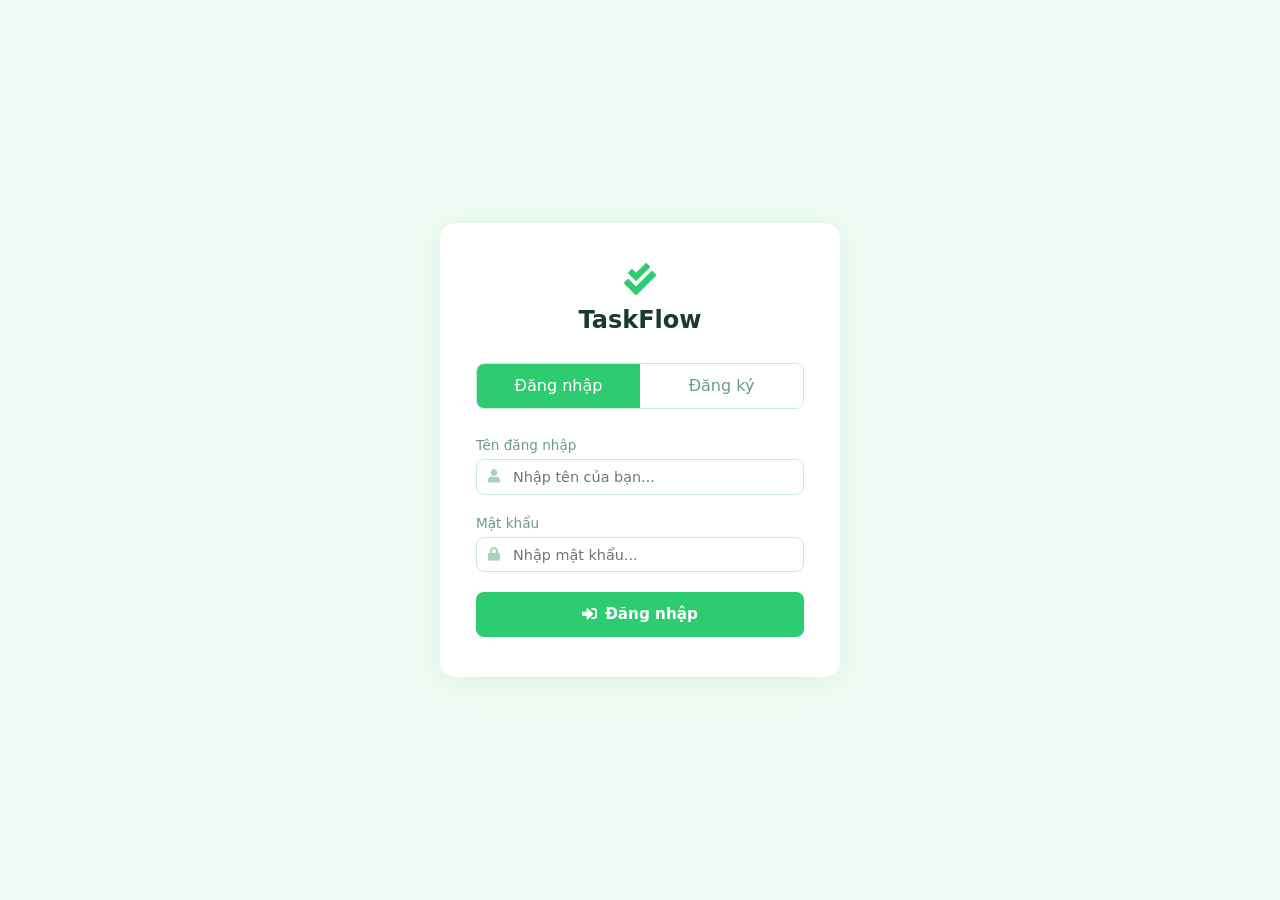
<file: backend/public/frontend/auth.html>
<!DOCTYPE html>
<html lang="vi">
<head>
  <meta charset="UTF-8" />
  <meta name="viewport" content="width=device-width, initial-scale=1.0" />
  <title>TaskFlow - Đăng nhập</title>
  <link rel="stylesheet" href="https://cdn.jsdelivr.net/npm/bootstrap@4.5.3/dist/css/bootstrap.min.css" />
  <link rel="stylesheet" href="https://cdnjs.cloudflare.com/ajax/libs/font-awesome/5.15.4/css/all.min.css" />
  <style>
    body {
      background: #f0faf4;
      min-height: 100vh;
      display: flex;
      align-items: center;
      justify-content: center;
      font-family: 'Segoe UI', system-ui, sans-serif;
    }
    .auth-card {
      background: #fff;
      border-radius: 16px;
      box-shadow: 0 4px 32px rgba(46,204,113,0.13);
      padding: 40px 36px;
      width: 100%;
      max-width: 400px;
    }
    .brand {
      text-align: center;
      margin-bottom: 28px;
    }
    .brand i { font-size: 2rem; color: #2ecc71; }
    .brand h4 { font-weight: 700; color: #1a3a2a; margin-top: 8px; }
    .brand p  { color: #6b9e80; font-size: .875rem; margin: 0; }
    .tab-btns { display: flex; margin-bottom: 24px; border-radius: 8px; overflow: hidden; border: 1px solid #c8ecd6; }
    .tab-btn {
      flex: 1; padding: 10px; border: none; background: #fff;
      color: #6b9e80; font-weight: 500; cursor: pointer; transition: all .2s;
    }
    .tab-btn.active { background: #2ecc71; color: #fff; }
    .form-control {
      border: 1px solid #c8ecd6; border-radius: 8px;
      padding: 10px 14px; font-size: .9rem;
    }
    .form-control:focus {
      border-color: #2ecc71;
      box-shadow: 0 0 0 3px rgba(46,204,113,0.15);
      outline: none;
    }
    .btn-submit {
      width: 100%; padding: 11px; border: none; border-radius: 8px;
      background: #2ecc71; color: #fff; font-weight: 600;
      font-size: .95rem; cursor: pointer; transition: background .2s;
      margin-top: 4px;
    }
    .btn-submit:hover { background: #27ae60; }
    .error-msg {
      background: #fdf0ed; color: #c0392b;
      border-radius: 8px; padding: 10px 14px;
      font-size: .85rem; margin-bottom: 16px; display: none;
    }
    label { font-size: .85rem; color: #6b9e80; margin-bottom: 4px; }
    .form-group { margin-bottom: 16px; }
    .input-icon { position: relative; }
    .input-icon i {
      position: absolute; left: 12px; top: 50%;
      transform: translateY(-50%); color: #a8d5b8; font-size: .85rem;
    }
    .input-icon input { padding-left: 36px; }
  </style>
</head>
<body>
  <div class="auth-card">
    <div class="brand">
      <i class="fas fa-check-double"></i>
      <h4>TaskFlow</h4>
    </div>

    <div class="tab-btns">
      <button class="tab-btn active" id="tab-login" onclick="switchTab('login')">Đăng nhập</button>
      <button class="tab-btn" id="tab-register" onclick="switchTab('register')">Đăng ký</button>
    </div>

    <div id="error-msg" class="error-msg"></div>

    <!-- Login form -->
    <form id="form-login" onsubmit="doLogin(event)">
      <div class="form-group">
        <label>Tên đăng nhập</label>
        <div class="input-icon">
          <i class="fas fa-user"></i>
          <input type="text" class="form-control" id="login-name" placeholder="Nhập tên của bạn..." required />
        </div>
      </div>
      <div class="form-group">
        <label>Mật khẩu</label>
        <div class="input-icon">
          <i class="fas fa-lock"></i>
          <input type="password" class="form-control" id="login-pass" placeholder="Nhập mật khẩu..." required />
        </div>
      </div>
      <button type="submit" class="btn-submit" id="btn-login">
        <i class="fas fa-sign-in-alt mr-2"></i>Đăng nhập
      </button>
    </form>

    <!-- Register form -->
    <form id="form-register" style="display:none" onsubmit="doRegister(event)">
      <div class="form-group">
        <label>Tên đăng nhập</label>
        <div class="input-icon">
          <i class="fas fa-user"></i>
          <input type="text" class="form-control" id="reg-name" placeholder="Chọn tên đăng nhập..." required />
        </div>
      </div>
      <div class="form-group">
        <label>Mật khẩu</label>
        <div class="input-icon">
          <i class="fas fa-lock"></i>
          <input type="password" class="form-control" id="reg-pass" placeholder="Tối thiểu 3 ký tự..." required minlength="3" />
        </div>
      </div>
      <button type="submit" class="btn-submit" id="btn-register">
        <i class="fas fa-user-plus mr-2"></i>Tạo tài khoản
      </button>
    </form>
  </div>

  <script>
    function switchTab(tab) {
      document.getElementById('form-login').style.display    = tab === 'login'    ? 'block' : 'none';
      document.getElementById('form-register').style.display = tab === 'register' ? 'block' : 'none';
      document.getElementById('tab-login').classList.toggle('active',    tab === 'login');
      document.getElementById('tab-register').classList.toggle('active', tab === 'register');
      hideError();
    }

    function showError(msg) {
      var el = document.getElementById('error-msg');
      el.textContent = msg;
      el.style.display = 'block';
    }

    function hideError() {
      document.getElementById('error-msg').style.display = 'none';
    }

    function setLoading(btnId, loading) {
      var btn = document.getElementById(btnId);
      btn.disabled = loading;
      btn.style.opacity = loading ? '0.7' : '1';
    }

    async function doLogin(e) {
      e.preventDefault();
      hideError();
      setLoading('btn-login', true);
      try {
        var res = await fetch('/api/auth/login', {
          method: 'POST',
          credentials: 'same-origin',
          headers: { 'Content-Type': 'application/json', 'Accept': 'application/json' },
          body: JSON.stringify({
            name:     document.getElementById('login-name').value.trim(),
            password: document.getElementById('login-pass').value,
          })
        });
        var data = await res.json();
        if (!res.ok) { showError(data.message || 'Đăng nhập thất bại'); return; }
        localStorage.setItem('tf_token', data.token);
        localStorage.setItem('tf_user', JSON.stringify(data.user));
        window.location.href = '/';
      } catch(err) {
        showError('Lỗi kết nối. Vui lòng thử lại.');
      } finally {
        setLoading('btn-login', false);
      }
    }

    async function doRegister(e) {
      e.preventDefault();
      hideError();
      setLoading('btn-register', true);
      try {
        var res = await fetch('/api/auth/register', {
          method: 'POST',
          credentials: 'same-origin',
          headers: { 'Content-Type': 'application/json', 'Accept': 'application/json' },
          body: JSON.stringify({
            name:     document.getElementById('reg-name').value.trim(),
            password: document.getElementById('reg-pass').value,
          })
        });
        var data = await res.json();
        if (!res.ok) {
          var msg = data.errors ? Object.values(data.errors)[0][0] : (data.message || 'Đăng ký thất bại');
          showError(msg);
          return;
        }
        localStorage.setItem('tf_token', data.token);
        localStorage.setItem('tf_user', JSON.stringify(data.user));
        window.location.href = '/';
      } catch(err) {
        showError('Lỗi kết nối. Vui lòng thử lại.');
      } finally {
        setLoading('btn-register', false);
      }
    }

    // Kiem tra neu da login thi redirect luon
    if (localStorage.getItem('tf_token')) {
      window.location.href = '/';
    }
  </script>
</body>
</html>
</file>
